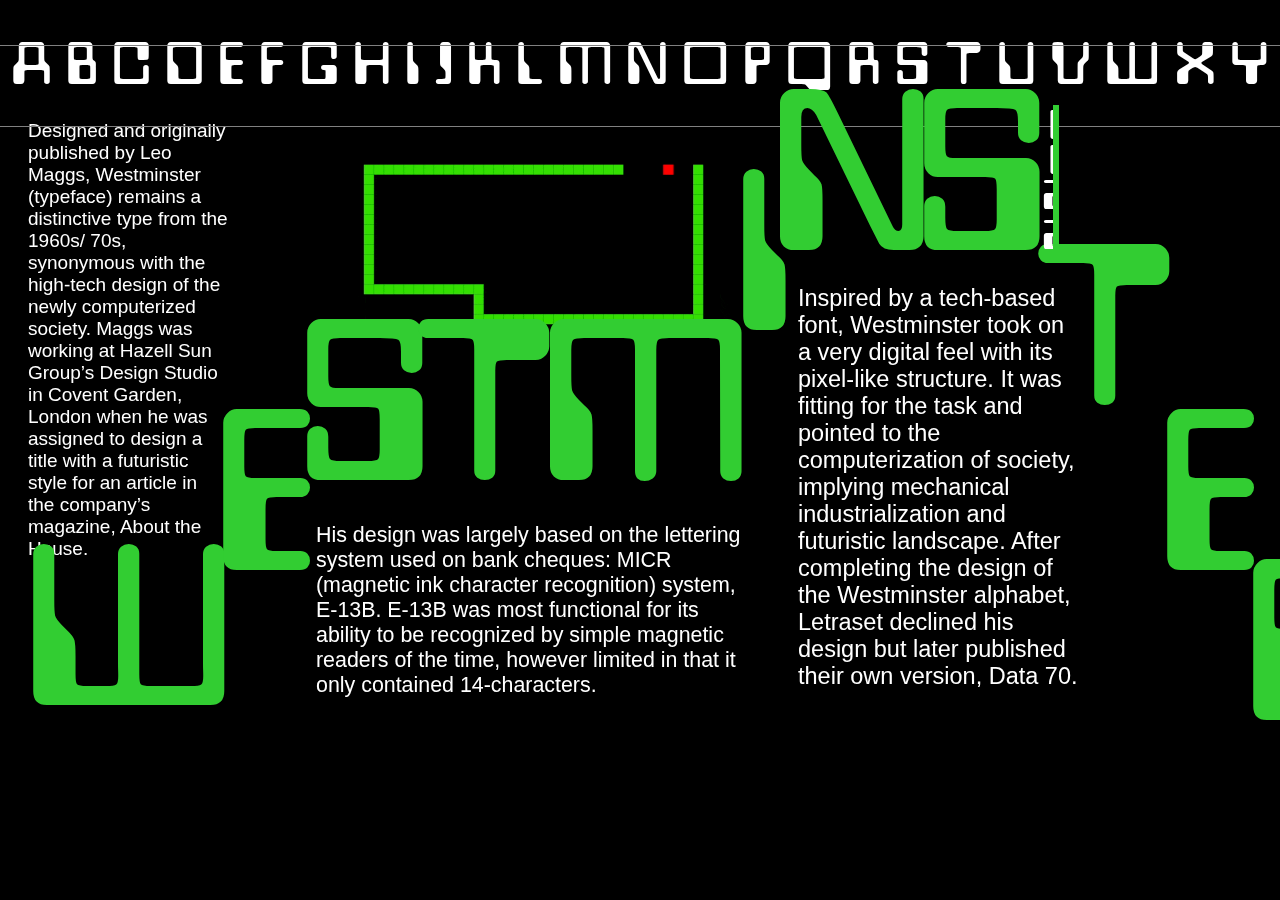
<file: project 1/index.html>
<!DOCTYPE html>
<html>
<head>
	<meta charset="utf-8">
	<meta name="viewport" content="width=device-width, initial-scale=1">
	<link rel="stylesheet" type="text/css" href="mainpage.css">
	<style type="text/css">
	

</style>

	<title>Westminster Home</title>
</head>
<body>
	<img src="snake.gif">

<div id='body1'>
	<p>
	Designed and originally published by Leo Maggs, Westminster (typeface) remains a distinctive type from the 1960s/ 70s, synonymous with the high-tech design of the newly computerized society. Maggs was working at Hazell Sun Group’s Design Studio in Covent Garden, London when he was assigned to design a title with a futuristic style for an article in the company’s magazine, About the House. 
</p>

<div id='body2'><p>
	His design was largely based on the lettering system used on bank cheques: MICR (magnetic ink character recognition) system, E-13B. E-13B was most functional for its ability to be recognized by simple magnetic readers of the time, however limited in that it only contained 14-characters. 

</p>

<div id='body3'><p>
	Inspired by a tech-based font, Westminster took on a very digital feel with its pixel-like structure. It was fitting for the task and pointed to the computerization of society, implying mechanical industrialization and futuristic landscape. After completing the design of the Westminster alphabet, Letraset declined his design but later published their own version, Data 70.

</p>

<div id= 'horizontal-line1'></div>
<div id= 'horizontal-line2'></div>



<div id="w">

	<a href="font project1.html">W<br></a>
	
</div>

<div id="e1">

	<a href="font project1.html">E<br></a>
	
</div>

<div id="s1">
	<a href="font project1.html">S</a>

<div id="t1">

	<a href="font project1.html">T<br></a>
	
</div>

<div id="m">

	<a href="font project1.html">M<br></a>
	
</div>

<div id="i">
	<a href="font project1.html">I</a>
</div>

<div id="n">

	<a href="font project1.html">N<br></a>
	
</div>

<div id="s2">
	<a href="font project1.html">S</a>

<div id="t2">

	<a href="font project1.html">T<br></a>
	
</div>

<div id="e2">

	<a href="font project1.html">E<br></a>
	
</div>

<div id="r">
	<a href="font project1.html">R</a>
</div>
<center>
<div id="alphabet">
	A B C D E F G H I J K L M
	N O P Q R S T U V W X Y Z
	
</div>
</center>


<div class="numbers3">1 2 3 4 5 6 7 8 9 10 11</div>
<div class="numbers4">12 13 14 15 16 17 18 19</div>
<div class="numbers5">20 21 22 23 24 25 26 27</div>
<div class="numbers6">28 29 30 31 32 33 34 35</div>
<div class="numbers7">36 37 38 39 40</div>




</body>
</html>
</file>
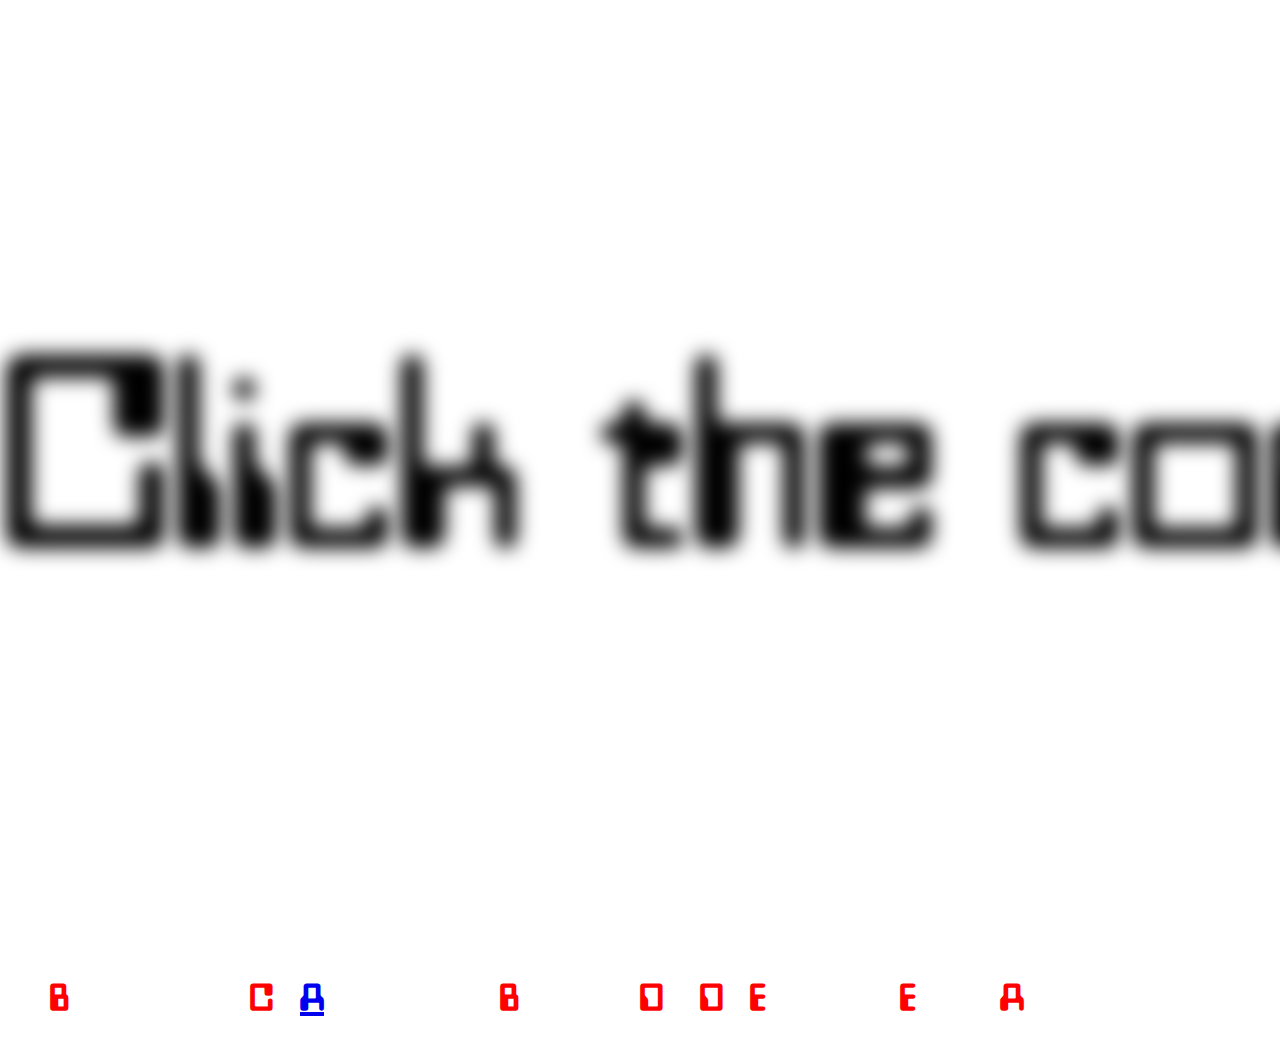
<file: project 1/colors.html>
<!DOCTYPE html>
<html>
<head>
	<meta charset="utf-8">
	<meta name="viewport" content="width=device-width, initial-scale=1">
	<link rel="stylesheet" type="text/css" href="colors.css">
	<title>Colors</title>
</head>
<body>
	<div class="container">
<div class="scrolling">
	<div id="westminster1">
	  <p> Click the correct letter to continue</p>
	
</div></div>

<div class="red1"><a href="madlibs.html">
 <p>A </p></a>
</div>

<div class="red2">
 <p>A </p>
</div>

<div class="red3">
 <p>B </p>
</div>

<div class="red4">
 <p>B</p>
</div>

<div class="red5">
 <p>C </p>
</div>

<div class="red6">
 <p>C </p>
</div>

<div class="red7">
 <p>D </p>
</div>

<div class="red8">
 <p>D </p>
</div>

<div class="red9">
 <p>E </p>
</div>

<div class="red10">
 <p>E </p>
</div>

</body>
</html>
</file>
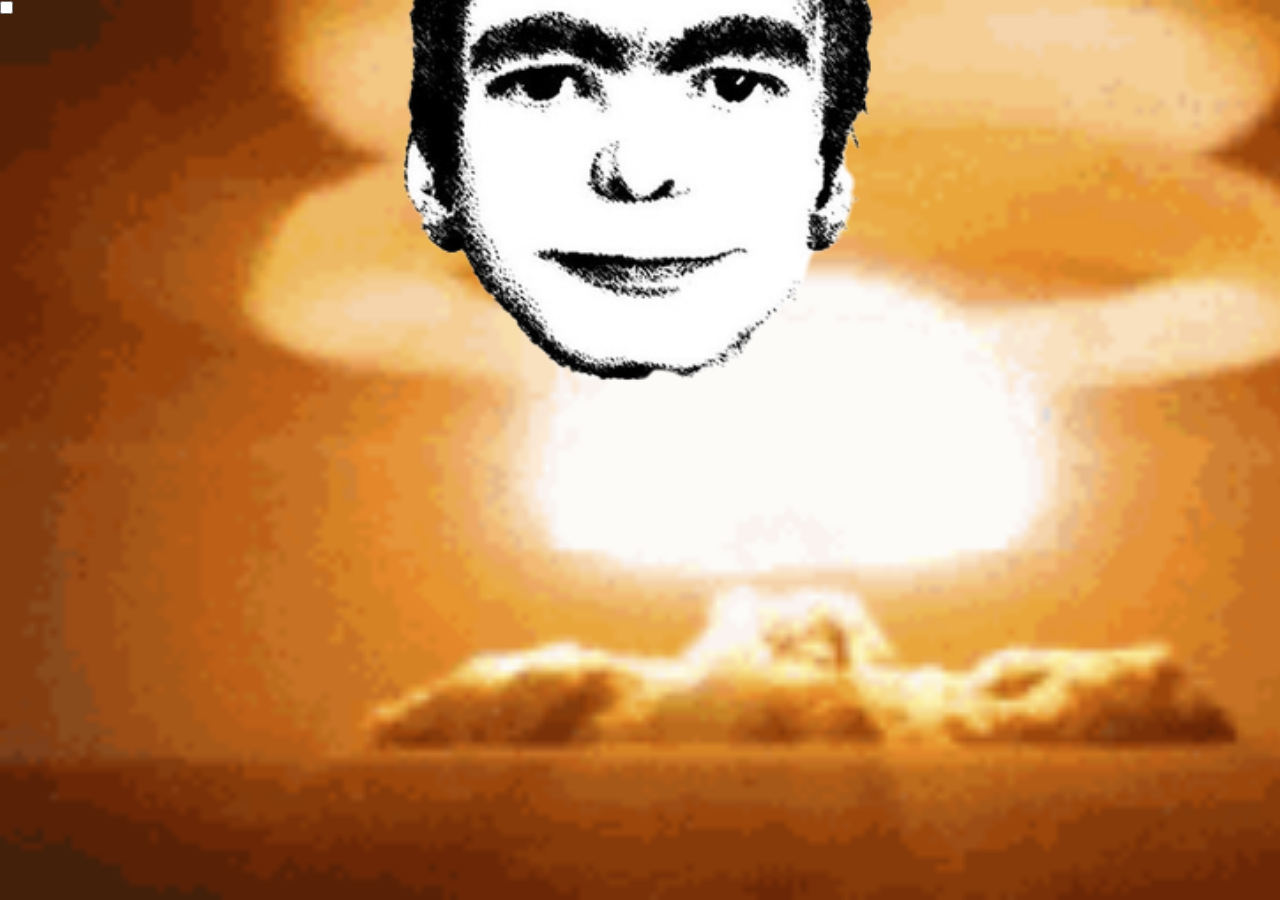
<file: project 1/explosion.html>
<!DOCTYPE html>
<html>
<head>
	<meta charset="utf-8">
	<meta name="viewport" content="width=device-width, initial-scale=1">
	<title>error</title>

	<style type="text/css">
		
		

		body {
			background-image: url(explosion.gif);
			background-size:cover;
			width:100%;
			height: 100vh;
			padding: 0;
			margin:0;}

			/* Basic Reset */
* {
  margin: 0;
  padding: 0;
  box-sizing: border-box;
}


.man {
  position: relative;
  width: 100%;
  height: 100%;

}

.floating-image {
  width: 500px; /* Adjust image size */
  height: auto;
  position: absolute;
  top: -200px; /* Start above the screen */
  left: 50%;
  transform: translateX(-50%);
  animation: floatIn 2s ease-in-out forwards;
}

/* Keyframes for the float animation */
@keyframes floatIn {
  0% {
    top: -200px; /* Start from above the screen */
    opacity: 0; /* Initially invisible */
  }
  100% {
    top: 10%; /* Move to the center */
    opacity: 1; /* Become visible */
  }
}

	</style>
</head>
<body>

<div class="man">
  <a href="index.html">
    <img src="This_Man_original_drawing.png" alt="Floating Image" class="floating-image"></a>
    <input type="checkbox" id="toggle-image" class="toggle-checkbox">

    <!-- Label acting as the clickable button -->
  



</body>
</html>
</file>
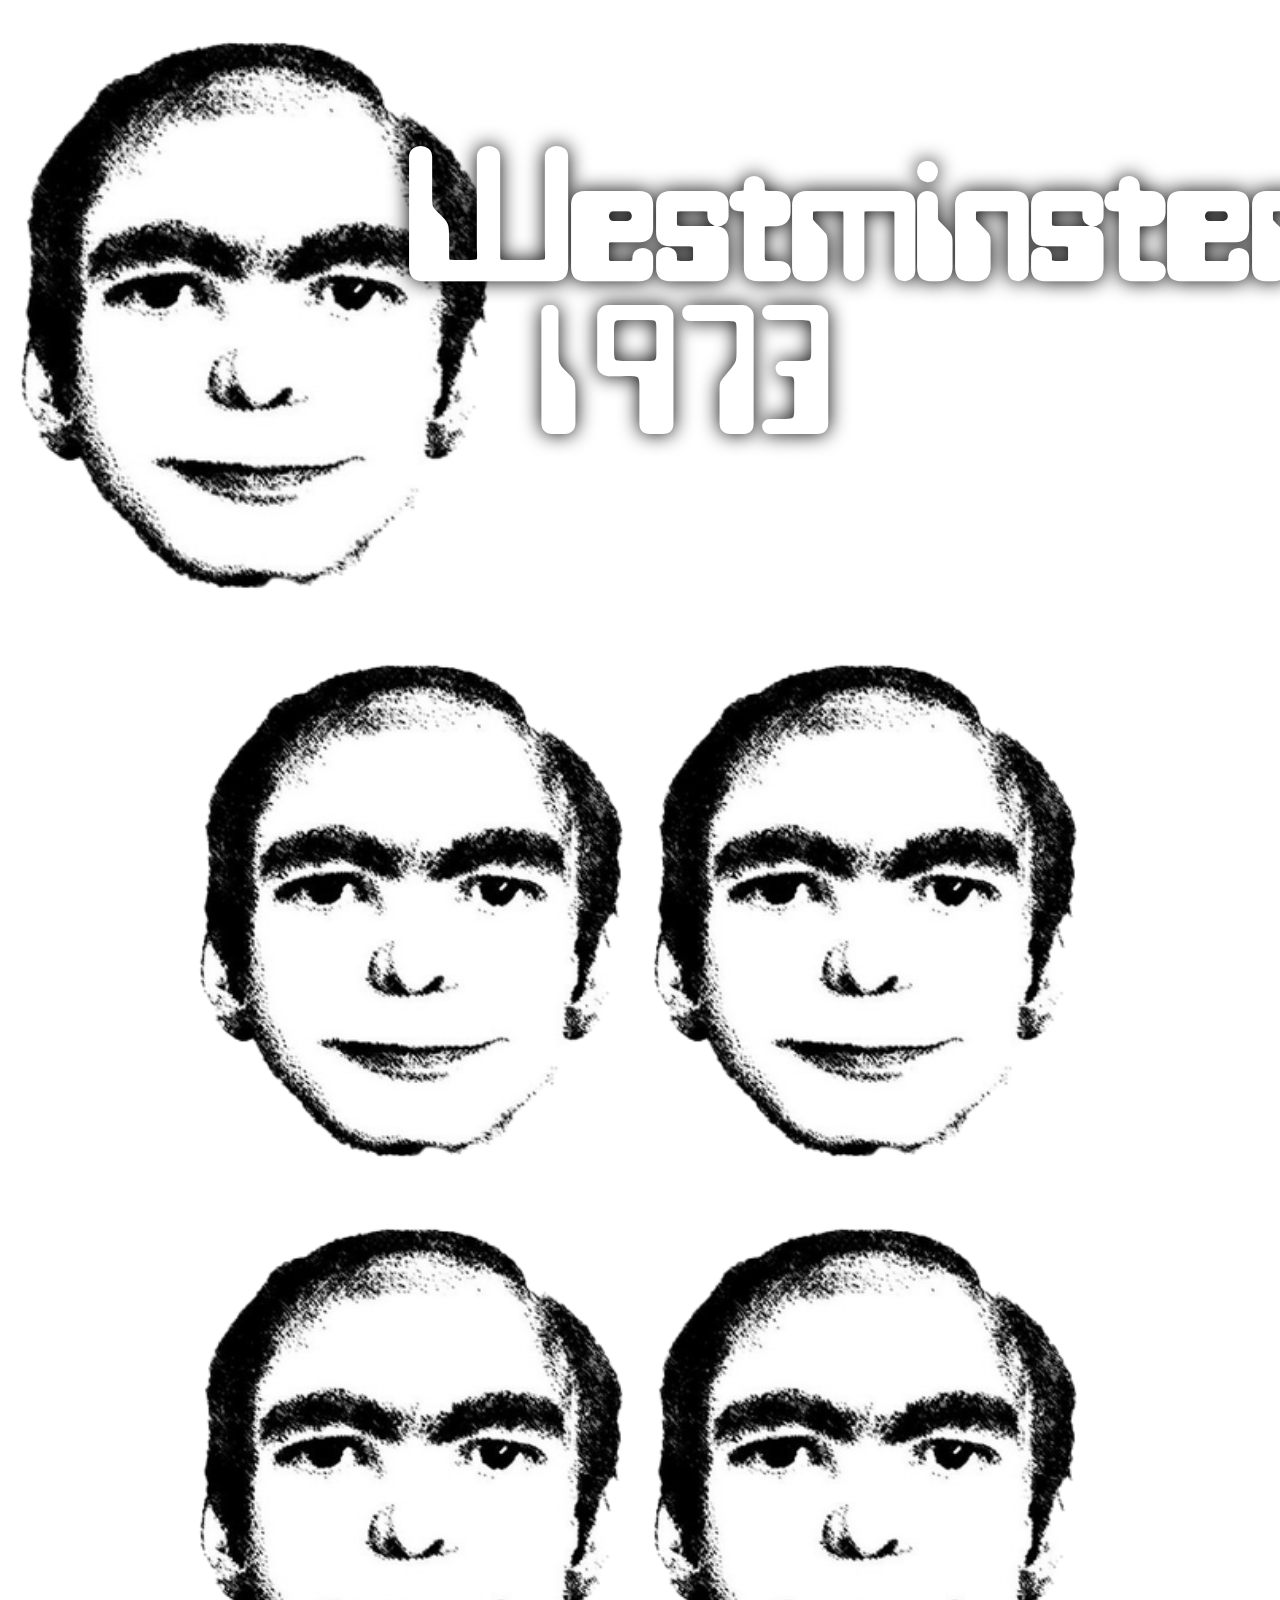
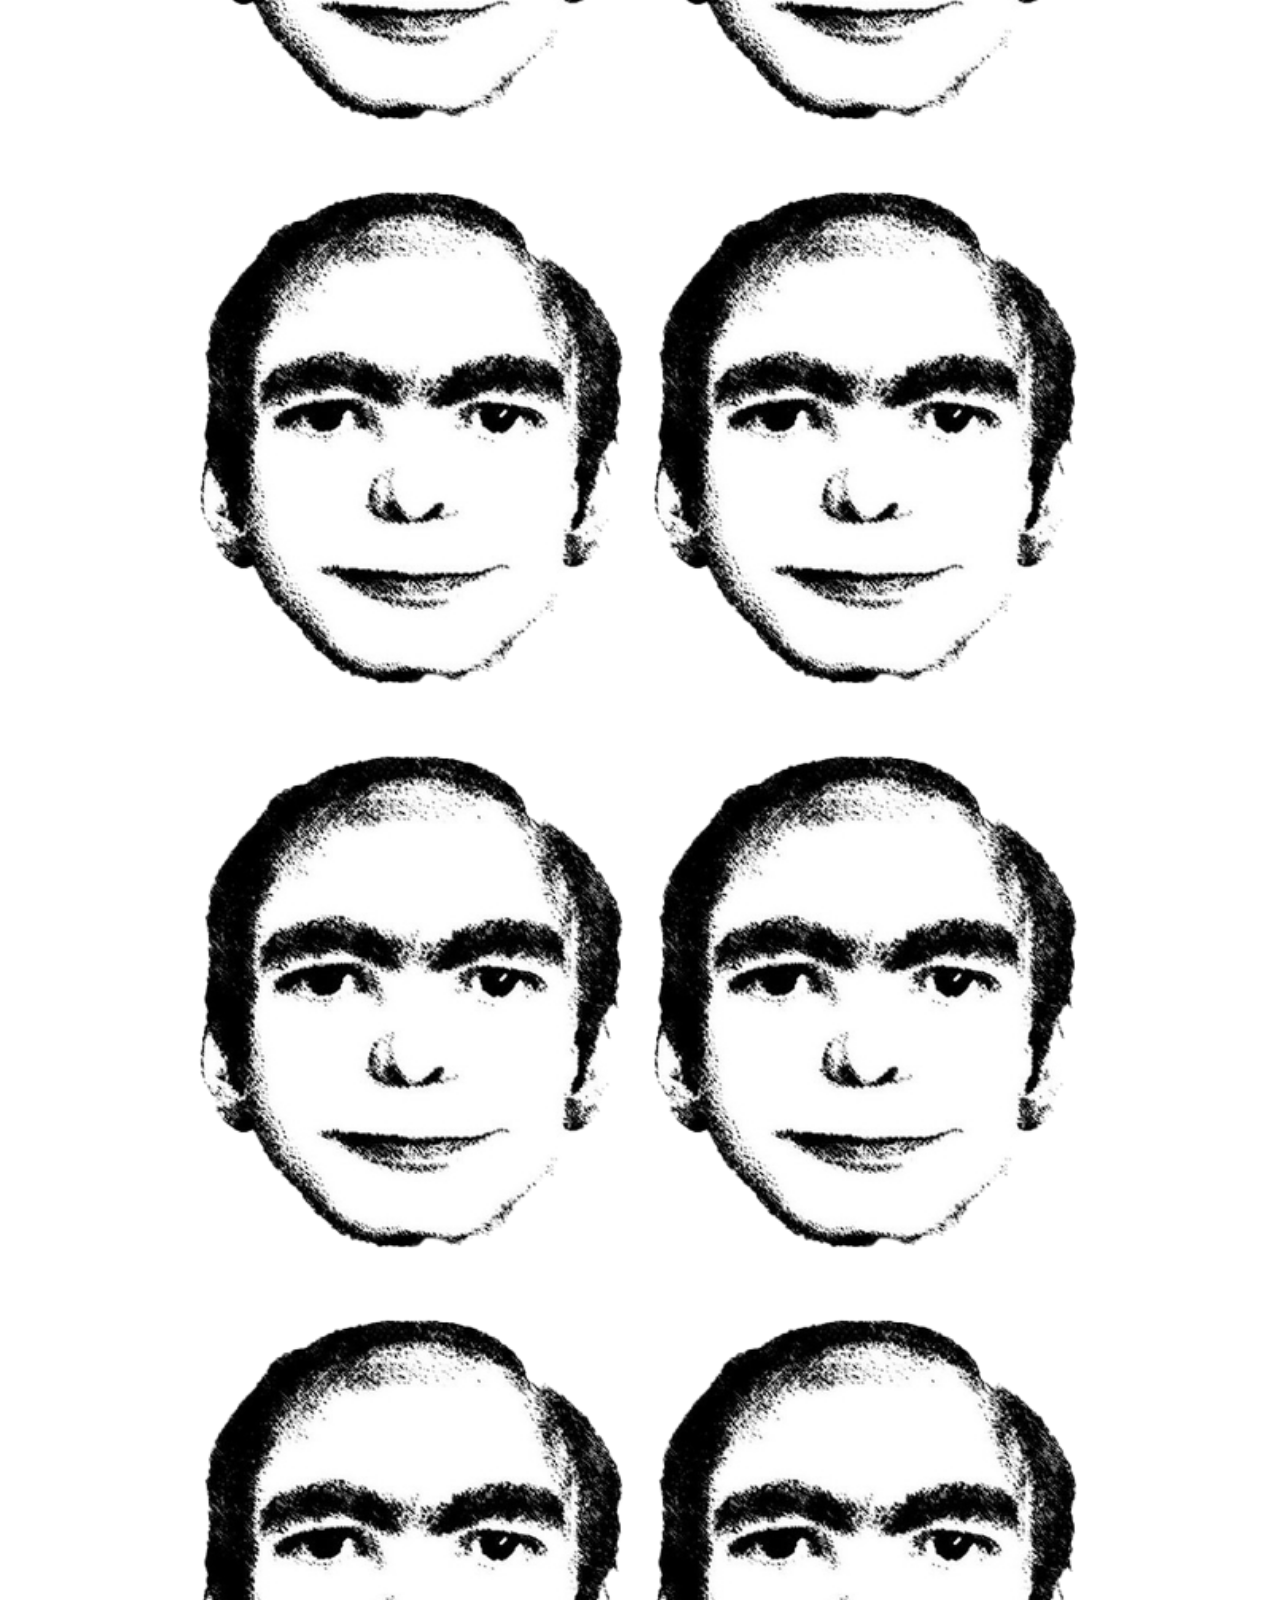
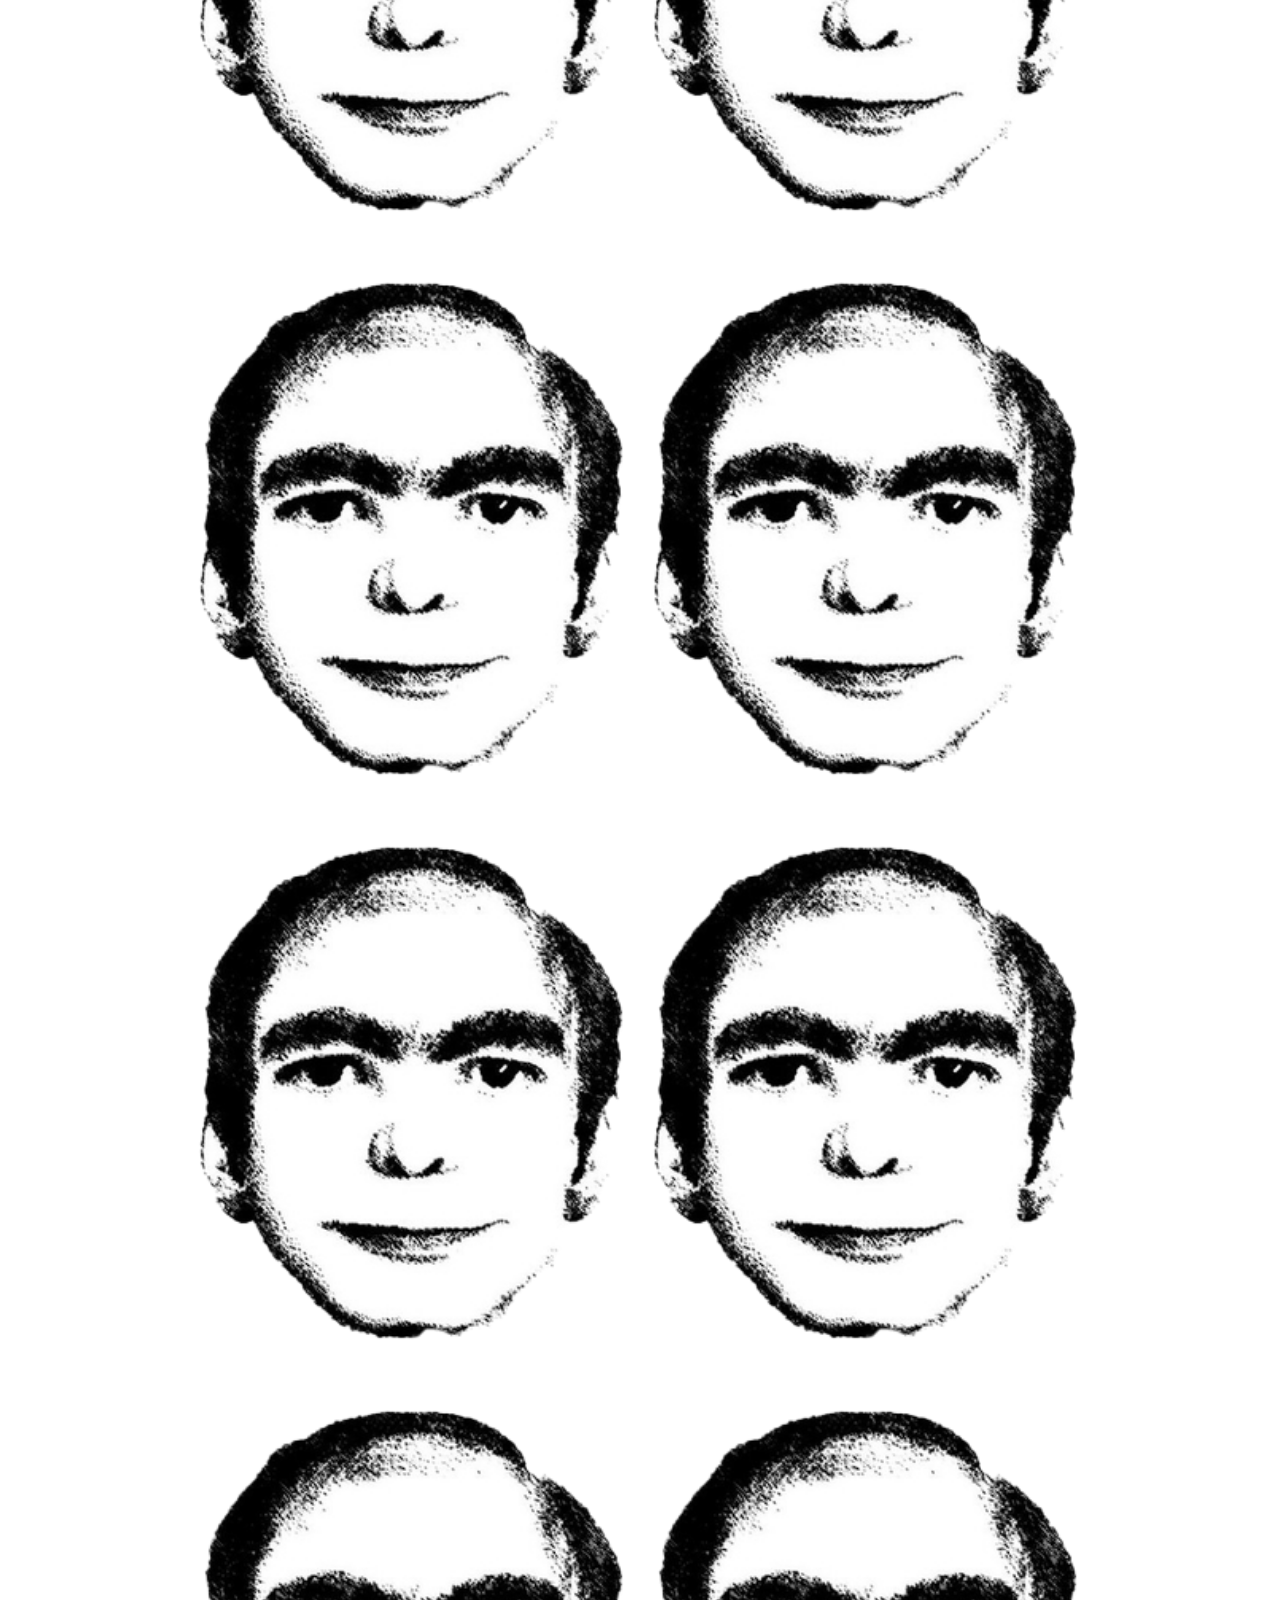
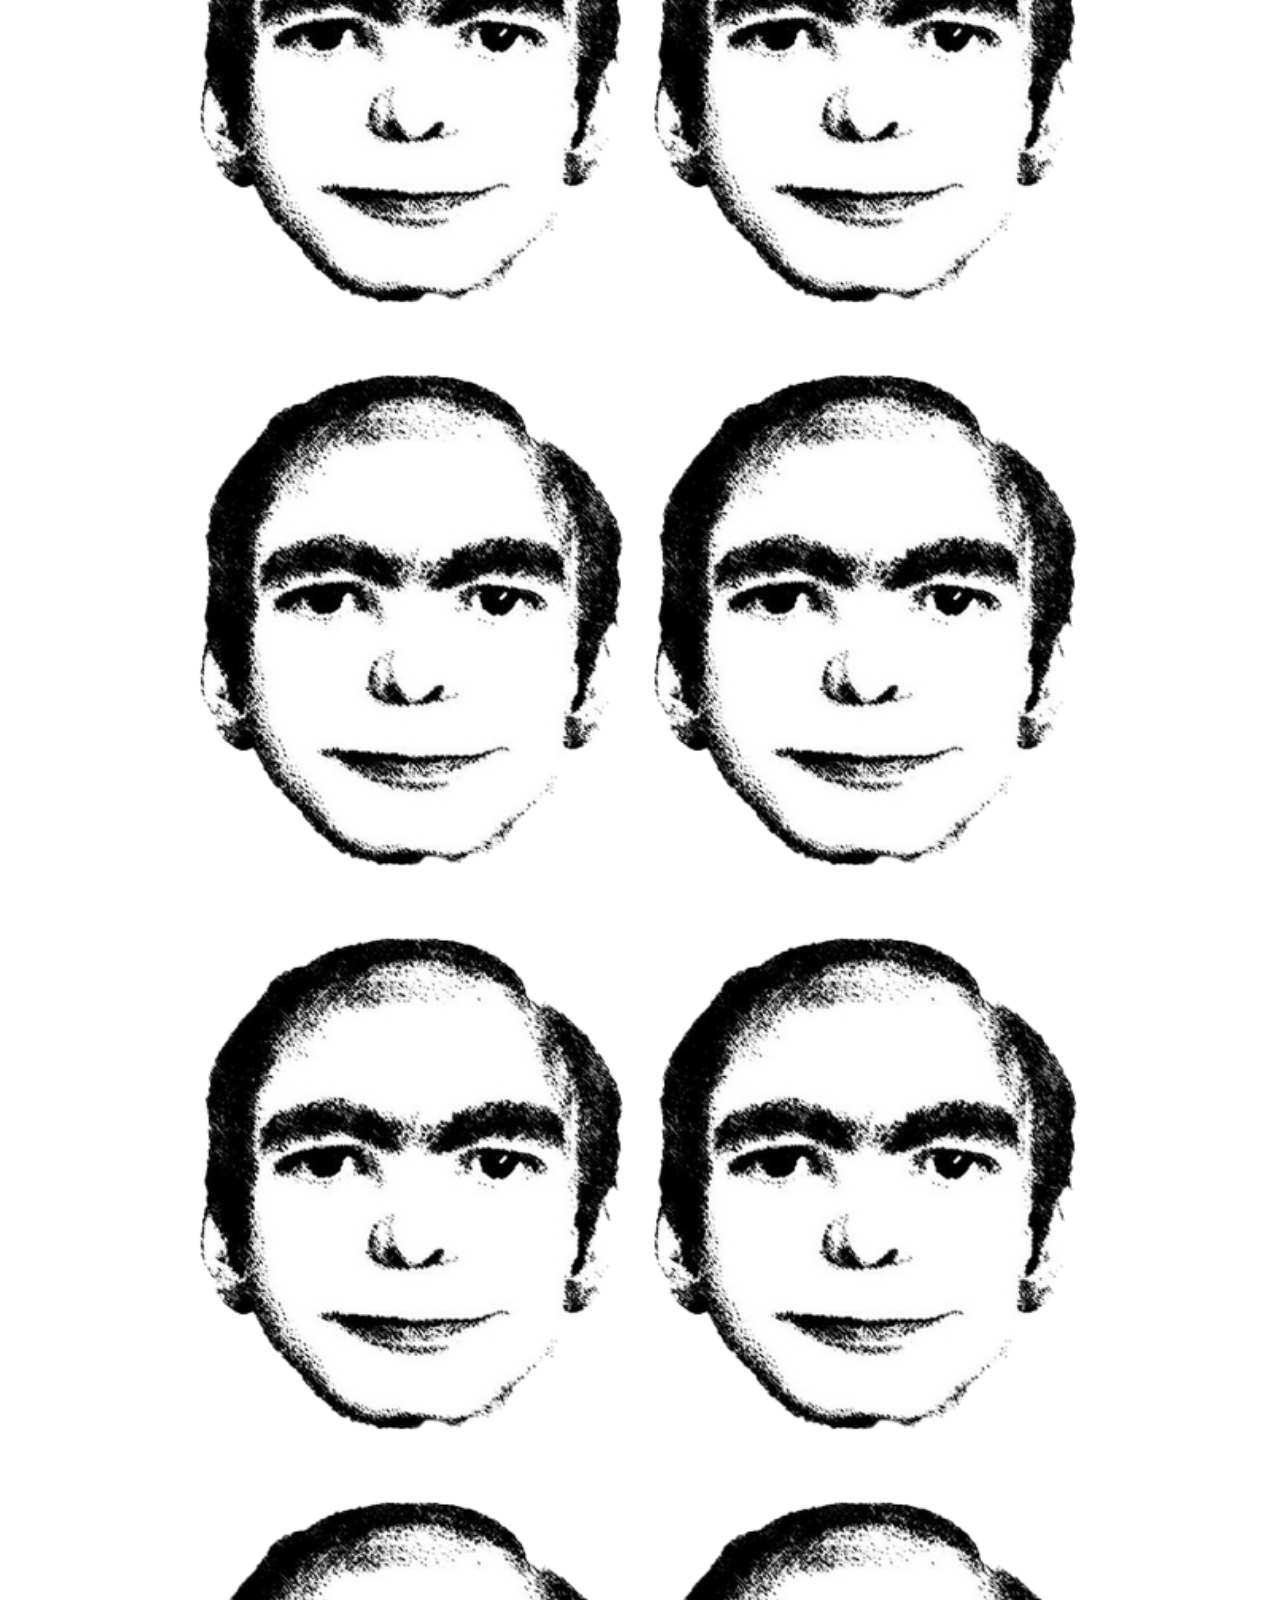
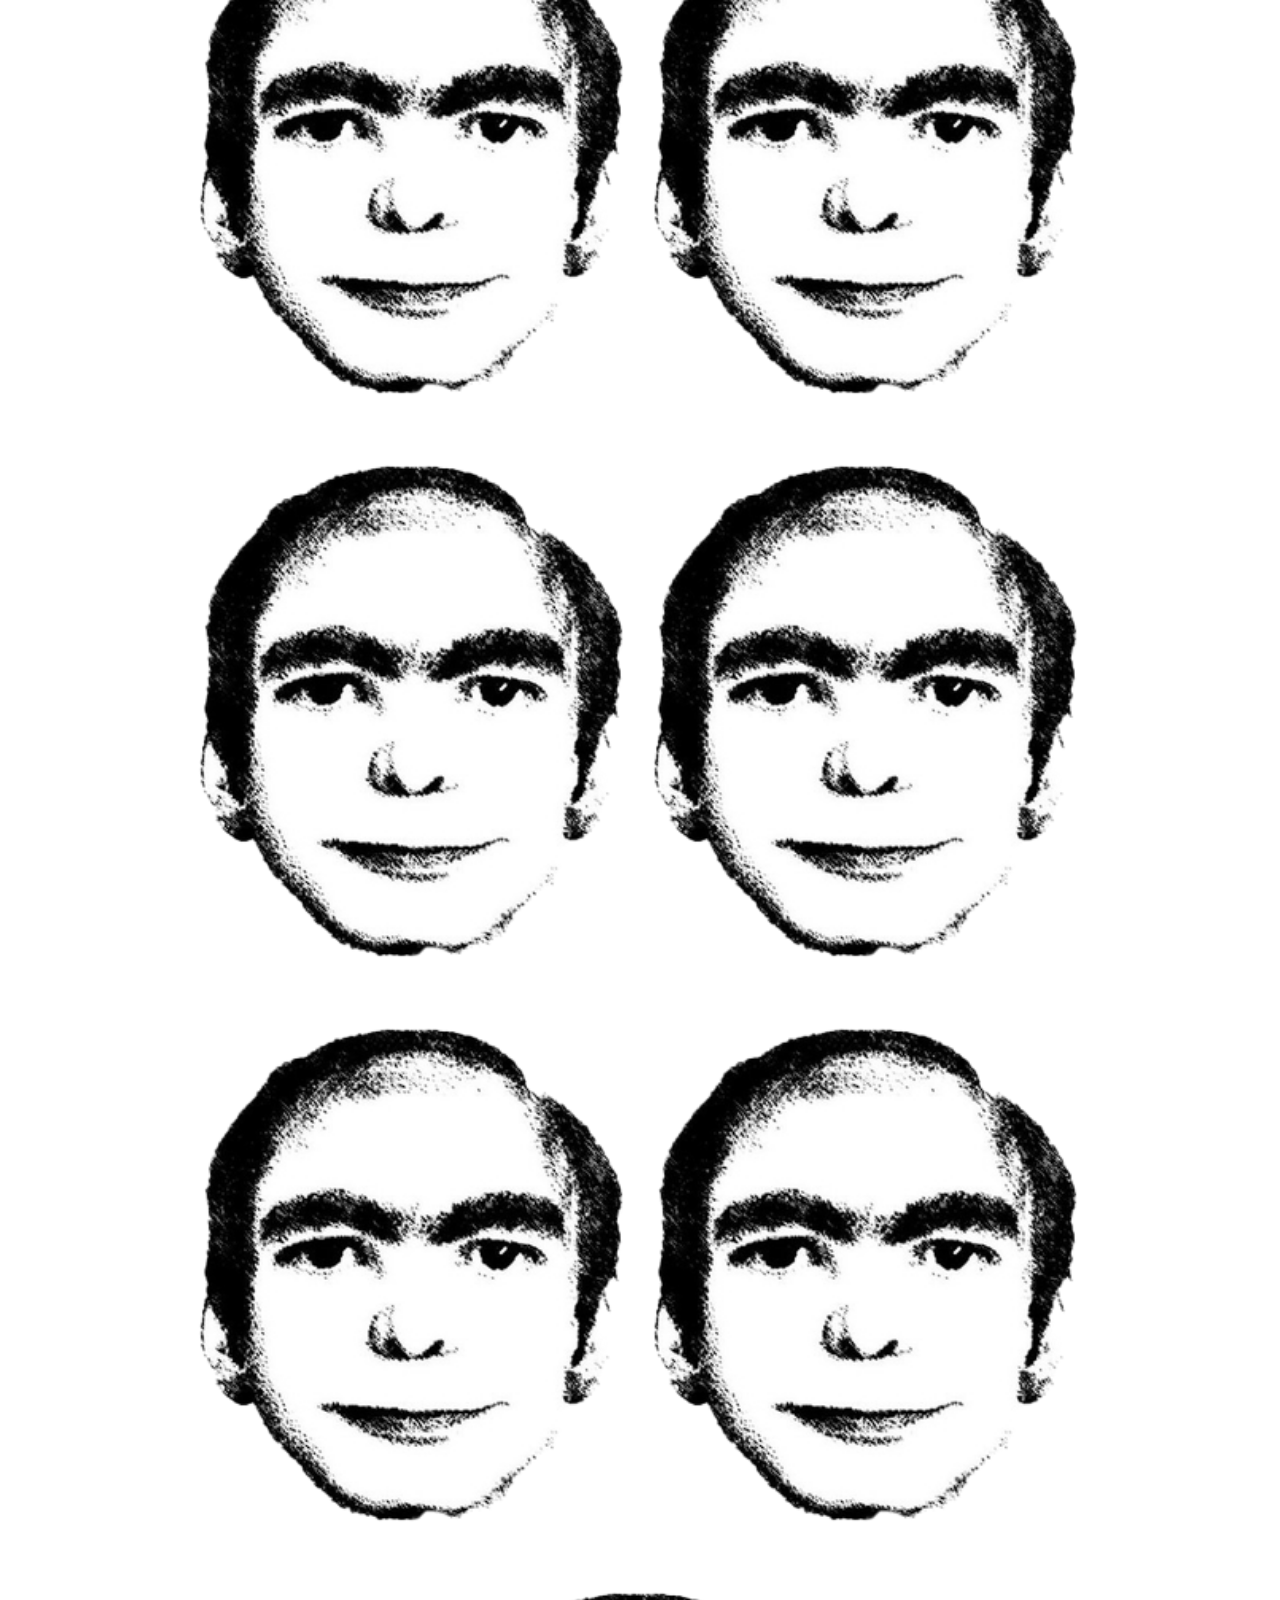
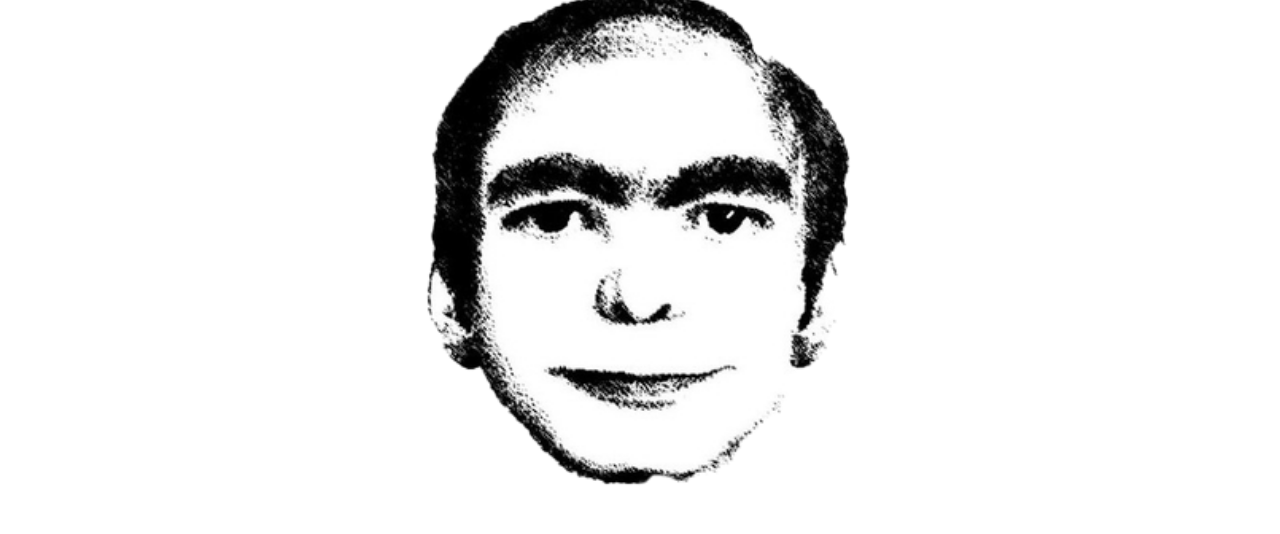
<file: project 1/font project1.html>
<!DOCTYPE html>
<html>
<head>
	<meta charset="utf-8">
	<meta name="viewport" content="width=device-width, initial-scale=1">
	<title>Westminster</title>
	<link rel="stylesheet" type="text/css" href="fontstyle.css">



 </head>
<body>
<div id="header">
	<h1>Westminster</h1>
	<a href="index.html"><img src="This_Man_original_drawing.png"></a>
	<p1>
		1973
	</p>
</div>

<div id="men">
	<center>
	<a href="explosion.html">
		<img class="man" src="This_Man_original_drawing.png"></a>

	<a href="explosion.html">
		<img class="man" src="This_Man_original_drawing.png"></a>
	<a href="colors.html">
		<img class="man" src="This_Man_original_drawing.png"></a>
	<a href="line30.html">
		<img class="man" src="This_Man_original_drawing.png"></a>
	<a href="mainman.html">
		<img class="man" src="This_Man_original_drawing.png"></a>

	<a>
		<img class="man" src="This_Man_original_drawing.png"></a>

	<a>
		<img class="man" src="This_Man_original_drawing.png"></a>

	<a>
		<img class="man" src="This_Man_original_drawing.png"></a>

	<a>
		<img class="man" src="This_Man_original_drawing.png"></a>

	<a>
		<img class="man" src="This_Man_original_drawing.png"></a>

	<a>
		<img class="man" src="This_Man_original_drawing.png"></a>

	<a>
		<img class="man" src="This_Man_original_drawing.png"></a>

	<a>
		<img class="man" src="This_Man_original_drawing.png"></a>

	<a>
		<img class="man" src="This_Man_original_drawing.png"></a>

	<a>
		<img class="man" src="This_Man_original_drawing.png"></a>

	<a>
		<img class="man" src="This_Man_original_drawing.png"></a>

	<a>
		<img class="man" src="This_Man_original_drawing.png"></a>

	<a>
		<img class="man" src="This_Man_original_drawing.png"></a>

	<a>
		<img class="man" src="This_Man_original_drawing.png"></a>

	<a>
		<img class="man" src="This_Man_original_drawing.png"></a>

	<a>
		<img class="man" src="This_Man_original_drawing.png"></a>

	<a>
		<img class="man" src="This_Man_original_drawing.png"></a>

	<a>
		<img class="man" src="This_Man_original_drawing.png"></a>

	<a>
		<img class="man" src="This_Man_original_drawing.png"></a>

	<a>
		<img class="man" src="This_Man_original_drawing.png"></a>

	<a>
		<img class="man" src="This_Man_original_drawing.png"></a>

	<a>
		<img class="man" src="This_Man_original_drawing.png"></a>
	</center>
</div>
	

</body>
</html>
</file>
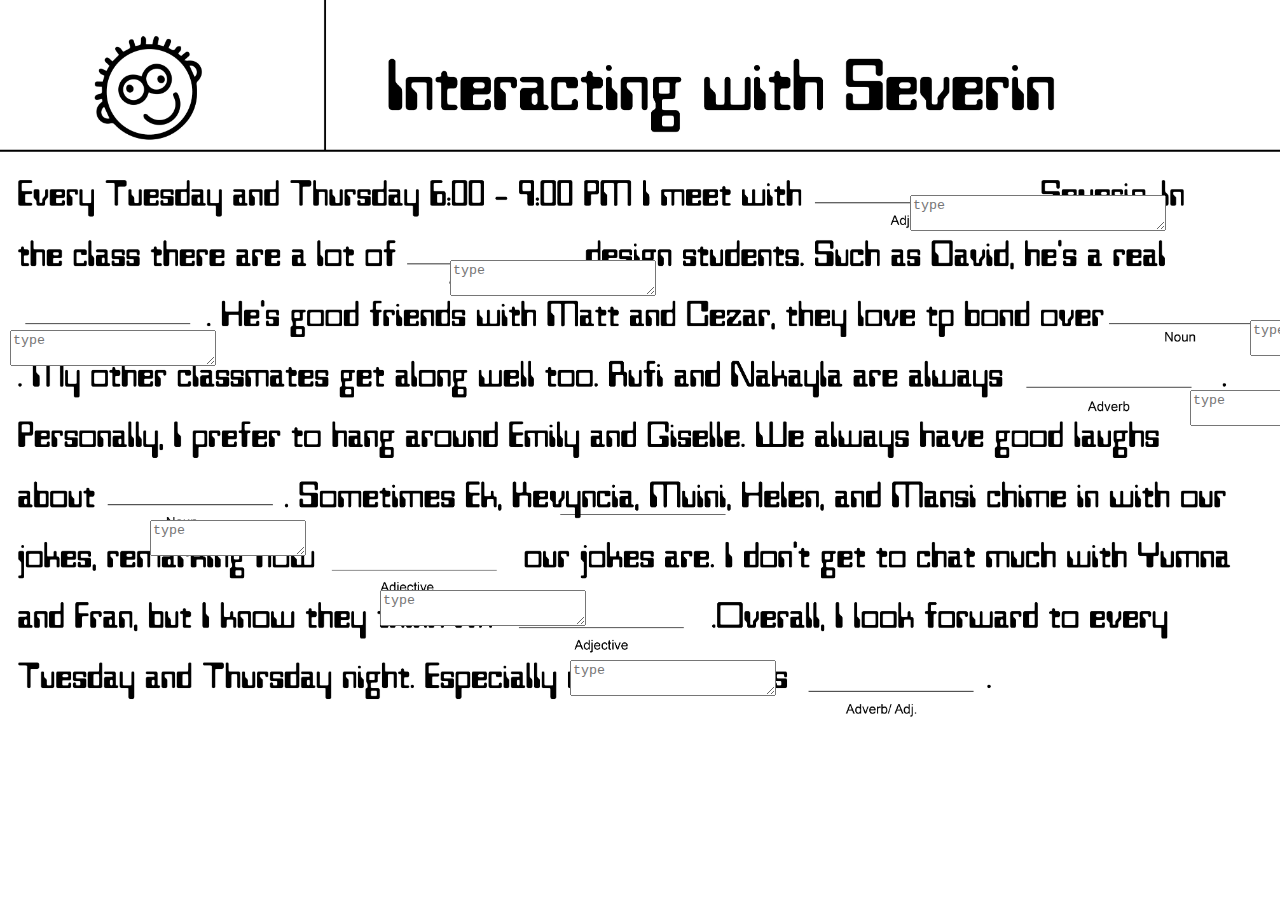
<file: project 1/madlibs.html>
<!DOCTYPE html>
<html>
<head>
	<meta charset="utf-8">
	<meta name="viewport" content="width=device-width, initial-scale=1">
	<title>madlibs</title>

	<style type="text/css">

		
		body {
			background-image: url(madlibs.jpg);
			background-size:cover;
			width:100%;
			height: 100vh;
			padding: 0;
			margin:0;}

		.box1 { width: 250px;
			font-family: westminster.woff;
			color: black;
			position: relative;
			left: 910px;
			top: 195px;

		}
		.box2 { width: 200px;
			font-family: westminster.woff;
			color: black;
			position: relative;
			left: 450px;
			top: 220px;

		}

		.box3 { width: 200px;
			font-family: westminster.woff;
			color: black;
			position: relative;
			left: 10px;
			top: 250px;

		}

		.box4 { width: 150px;
			font-family: westminster.woff;
			color: black;
			position: relative;
			left: 1250px;
			top: 200px;

		}

		.box5 { width: 200px;
			font-family: westminster.woff;
			color: black;
			position: relative;
			left: 1190px;
			top: 230px;

		}

		.box6 { width: 150px;
			font-family: westminster.woff;
			color: black;
			position: relative;
			left: 150px;
			top: 320px;

		}

		.box7 { width: 200px;
			font-family: westminster.woff;
			color: black;
			position: relative;
			left: 380px;
			top: 350px;

		}

		.box8 { width: 200px;
			font-family: westminster.woff;
			color: black;
			position: relative;
			left: 570px;
			top: 380px;

		}


	</style>
</head>
<body>
	<div id= "box1">
<textarea class= "box1" placeholder="type"></textarea>
</div>

<div id= "box2">
<textarea class= "box2" placeholder="type"></textarea>
</div>

<div id= "box3">
<textarea class= "box3" placeholder="type"></textarea>
</div>

<div id= "box4">
<textarea class= "box4" placeholder="type"></textarea>
</div>

<div id= "box5">
<textarea class= "box5" placeholder="type"></textarea>
</div>

<div id= "box6">
<textarea class= "box6" placeholder="type"></textarea>
</div>

<div id= "box7">
<textarea class= "box7" placeholder="type"></textarea>
</div>

<div id= "box8">
<textarea class= "box8" placeholder="type"></textarea>
</div>

</body>
</html>
</file>
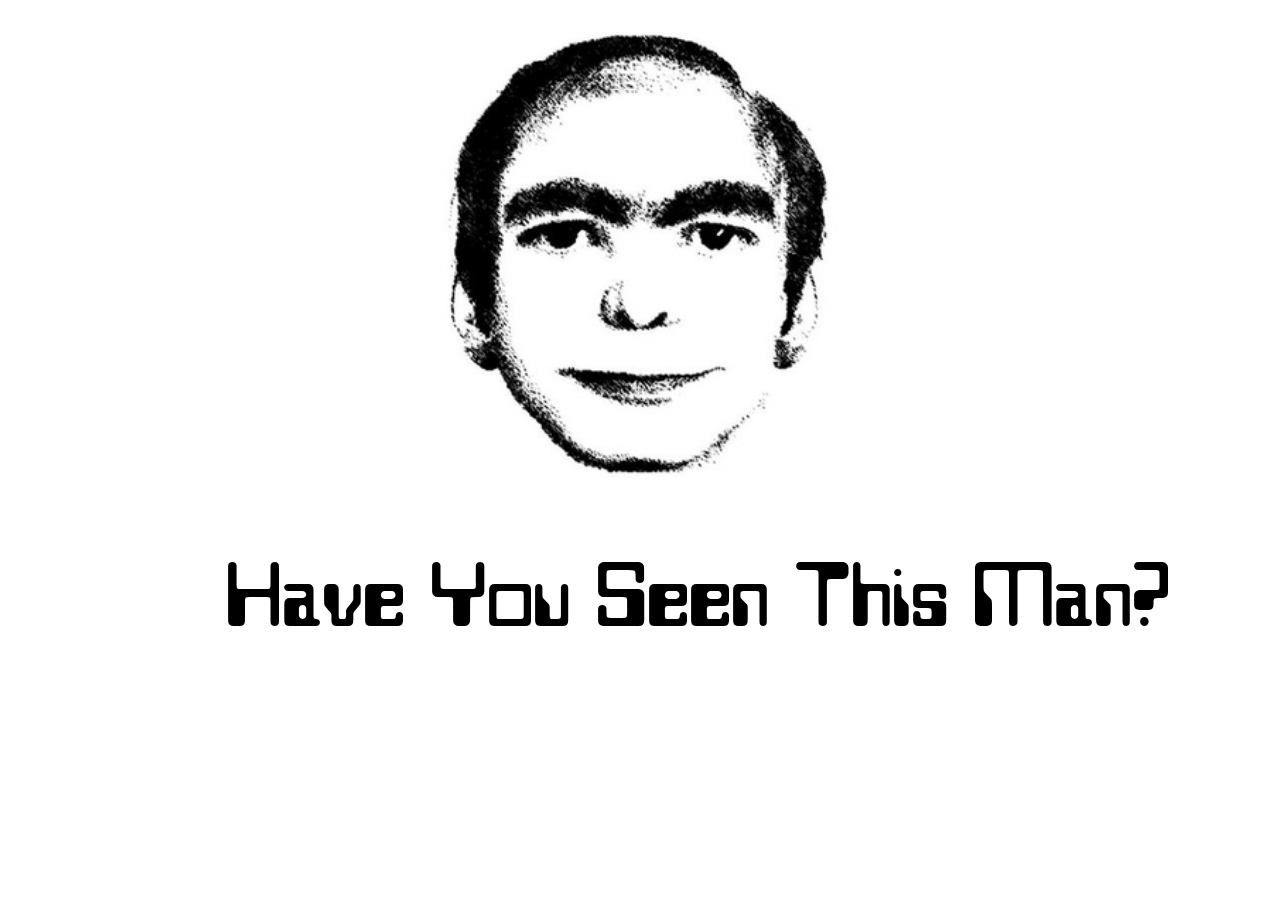
<file: project 1/mainman.html>
<!DOCTYPE html>
<html>
<head>
	<meta charset="utf-8">
	<meta name="viewport" content="width=device-width, initial-scale=1">
	<link rel="stylesheet" type="text/css" href="mainman.css">
	<title>have you seen him</title>
</head>
<body>

<center><img src="This_Man_original_drawing.jpg">
<p> Have You Seen This Man? </p>
</center>

<audio src="The_killer.mp3" autoplay></audio>

</body>
</html>
</file>
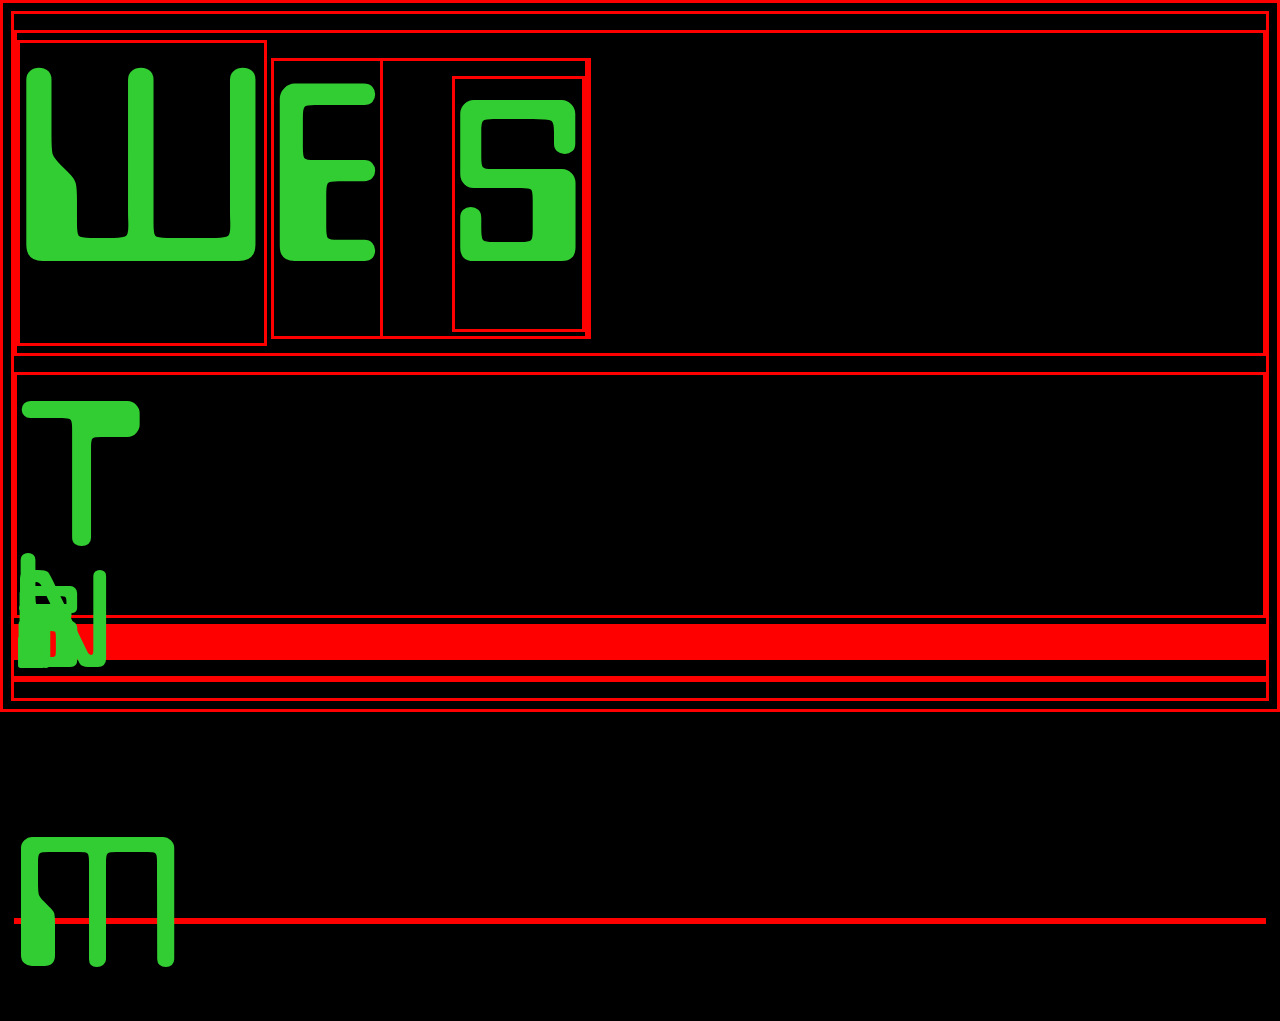
<file: project 1/site8.html>
<!DOCTYPE html>
<html>
<head>
	<meta charset="utf-8">
	<meta name="viewport" content="width=device-width, initial-scale=1">
	<link rel="stylesheet" type="text/css" href="site8.css">
	<title>font-face</title>
</head>
<body>


<!--
<div id="W"> W </div>
<div id= "E1"> E </div>
<div id = "S1"> S </div>
<div id="T1"> T </div>
<div id="M"> M </div>
<div id="I"> I </div>
<div id="N"> N </div>
<div id="S2"> S </div>
<div id="T2"> T </div>
<div id="E2"> E </div>
<div id="R"> R </div> -->



<p>
<span id="W">W</span>
<span id= "E1">E<span>
<span id = "S1">S</span>
<div id="T1"> T </div>
<div id="M"> M </div>
<div id="I"> I </div>
<div id="N"> N </div>
<div id="S2"> S </div>
<div id="T2"> T </div>
<div id="E2"> E </div>
<div id="R"> R </div>
</p>

</body>
</html>
</file>
<file: project 1/mainpage.css>
@font-face {
    font-family: 'westminster.woff';
    src:  url('fonts 8/westminster.woff') format('woff');
    font-weight: normal;
    font-style: normal;

}

img {
	margin-left: 350px;
	position: fixed;
	top: 105px;
	width: 400px;
}

#horizontal-line1 {
	position:fixed;
	top: 5%;
	left: 0%;
	width: 100%;
	height:1px;
	background-color: grey;}


#horizontal-line2 {
	position:fixed;
	top: 14%;
	left: 0%;
	width: 100%;
	height:1px;
	background-color: grey;
}

#alphabet {
color: white;
vertical-align: top;
margin-top: 35px;
font-family: 'westminster.woff';
font-size: 65px;

}

body {
	background-color: black;
}

#body1 p {
font-family: sans-serif;
position: fixed;
top:90px;
text-align: justify-all;
font-size: 19px;
}

#body1 p {
	margin-top: 30px;
	text-decoration: none;
	color: white;
	margin-left: 20px;
	width: 200px;
	}

#body2 p {
font-family: sans-serif;
position: fixed;
top:493px;
text-align: justify-all;
font-size: 21.4px;
}

#body2 p {
	margin-top: 30px;
	text-decoration: none;
	color: white;
	margin-left: 308px;
	width: 425px;
	}

#body3 p {
font-family: sans-serif;
position: fixed;
top:255px;
text-align: justify-all;
font-size: 23.5px;
}

#body3 p {
	margin-top: 30px;
	text-decoration: none;
	color: white;
	margin-left: 790px;
	width: 280px;
	}


#w a {
	position: fixed;
    font-family: 'westminster.woff';
	font-size: 250px;
	top: 485px;
}

#e1 a {
	position: fixed;
    font-family: 'westminster.woff';
	font-size: 250px;
	top: 350px;
}



#s1 a {
position: fixed;
    font-family: 'westminster.woff';
	font-size: 250px;
	top: 260px;
}

#t1 a {
position: fixed;
    font-family: 'westminster.woff';
	font-size: 250px;
	top: 260px;
}

#m a {
	position: fixed;
    font-family: 'westminster.woff';
	font-size: 250px;
	top: 260px;
}

#i a {
	position: fixed;
    font-family: 'westminster.woff';
	font-size: 250px;
	top: 110px;
}



#n a {
position: fixed;
    font-family: 'westminster.woff';
	font-size: 250px;
	top: 30px;
}

#s2 a {
position: fixed;
    font-family: 'westminster.woff';
	font-size: 250px;
	top: 30px;
}

#t2 a {
	position: fixed;
    font-family: 'westminster.woff';
	font-size: 250px;
	top: 185px;
}

#e2 a {
	position: fixed;
    font-family: 'westminster.woff';
	font-size: 250px;
	top: 350px;
}



#r a {
	position: fixed;
    font-family: 'westminster.woff';
	font-size: 250px;
	top: 500px;
}






	#w a {
	margin-top: 30px;
	text-decoration: none;
	color: limegreen;
	margin-left: 20px;
	}

	#e1 a {
		margin-top: 30px;
	text-decoration: none;
	color: limegreen;
	margin-left: 210px;
	}



	#s1 a {
	position: fixed;
	    margin-top: 30px;
	text-decoration: none;
	color: limegreen;
	margin-left: 294px;
	}

	#t1 a {
	margin-top: 30px;
	text-decoration: none;
	color: limegreen;
	margin-left: 405px;
	}

	#m a {
		margin-top: 30px;
	text-decoration: none;
	color: limegreen;
	margin-left: 537px;
	}

	#i a {
		margin-top: 30px;
	text-decoration: none;
	color: limegreen;
	margin-left:730px;
	}



	#n a {
	position: fixed;
	    margin-top: 30px;
	text-decoration: none;
	color: limegreen;
	margin-left: 767px;
	}

	#s2 a {
	position: fixed;
	    fmargin-top: 30px;
	text-decoration: none;
	color: limegreen;
	margin-left: 911px;
	}

	#t2 a {
		margin-top: 30px;
	text-decoration: none;
	color: limegreen;
	margin-left: 1025px;
	}

	#e2 a {
		margin-top: 30px;
	text-decoration: none;
	color: limegreen;
	margin-left: 1154px;
	}



	#r a {
		margin-top: 30px;
	text-decoration: none;
	color: limegreen;
	margin-left: 1240px;
	}


.numbers3 {
  overflow: hidden; /* Ensures the content is not revealed until the animation */
  border-right: .15em solid limegreen; /* The typwriter cursor */
  white-space: nowrap; /* Keeps the content on a single line */
  /*margin: 0 auto; /* Gives that scrolling effect as the typing happens */
  /*letter-spacing: .15em; /* Adjust as needed */
    color: white;
    margin-top: 30px;
	text-decoration: none;
	margin-left: 1240px;
	position: fixed;
    font-family: 'westminster.woff';
	font-size: 45px;
	top: 75px;
	text-align: justify-all;
	margin-left: 1035px;
	width: 10px;
	transition: 45s;
	animation: typing 4s steps(40) 1s infinite, blink 0.75s step-end infinite;

}


.numbers4 {
  overflow: hidden; /* Ensures the content is not revealed until the animation */
  border-right: .15em solid limegreen; /* The typwriter cursor */
  white-space: nowrap; /* Keeps the content on a single line */
  /*margin: 0 auto; /* Gives that scrolling effect as the typing happens */
  /*letter-spacing: .15em; /* Adjust as needed */
  animation: 
    typing 3.5s steps(40, end),
    blink-caret .75s step-end infinite;
    color: white;
    margin-top: 30px;
	text-decoration: none;
	margin-left: 1240px;
	position: fixed;
    font-family: 'westminster.woff';
	font-size: 45px;
	top: 110px;
	text-align: justify-all;
	margin-left: 1035px;
	width: 10px;
	transition: 45s;
	animation: typing 4s steps(40) 3s infinite, blink 0.75s step-end infinite;
	animation-delay: 2s;

}


.numbers5 {
  overflow: hidden; /* Ensures the content is not revealed until the animation */
  border-right: .15em solid limegreen; /* The typwriter cursor */
  white-space: nowrap; /* Keeps the content on a single line */
  /*margin: 0 auto; /* Gives that scrolling effect as the typing happens */
  /*letter-spacing: .15em; /* Adjust as needed */
  animation: 
    typing 3.5s steps(40, end),
    blink-caret .75s step-end infinite;
    color: white;
    margin-top: 30px;
	text-decoration: none;
	margin-left: 1240px;
	position: fixed;
    font-family: 'westminster.woff';
	font-size: 45px;
	top: 145px;
	text-align: justify-all;
	margin-left: 1035px;
	width: 10px;
	transition: 45s;
	animation: typing 4s steps(40) 4s infinite, blink 0.75s step-end infinite;
	animation-delay: 3s;
}


.numbers6 {
  overflow: hidden; /* Ensures the content is not revealed until the animation */
  border-right: .15em solid limegreen; /* The typwriter cursor */
  white-space: nowrap; /* Keeps the content on a single line */
  /*margin: 0 auto; /* Gives that scrolling effect as the typing happens */
  /*letter-spacing: .15em; /* Adjust as needed */
  animation: 
    typing 3.5s steps(40, end),
    blink-caret .75s step-end infinite;
    color: white;
    margin-top: 30px;
	text-decoration: none;
	margin-left: 1240px;
	position: fixed;
    font-family: 'westminster.woff';
	font-size: 45px;
	top: 185px;
	text-align: justify-all;
	margin-left: 1035px;
	width: 10px;
	transition: 45s;
	animation: typing 4s steps(40) 5s infinite, blink 0.75s step-end infinite;
	animation-delay: 4s;
}




/* The typing effect */
@keyframes typing {
  from { width: 0 }
  to { width: 100% }
}

/* The typewriter cursor effect */
@keyframes blink-caret {
  from, to { border-color: transparent }
  50% { border-color: limegreen; }

}
margin-left: 1025px;

.numbers7 {
  overflow: hidden; /* Ensures the content is not revealed until the animation */
  border-right: .15em solid limegreen; /* The typwriter cursor */
  white-space: nowrap; /* Keeps the content on a single line */
  /*margin: 0 auto; /* Gives that scrolling effect as the typing happens */
  /*letter-spacing: .15em; /* Adjust as needed */
  animation: 
    typing 3.5s steps(40, end),
    blink-caret .75s step-end infinite;
    color: white;
    margin-top: 30px;
	text-decoration: none;
	margin-left: 1240px;
	position: fixed;
    font-family: 'westminster.woff';
	font-size: 45px;
	top: 225px;
	text-align: justify-all;
	margin-left: 1200px;
	width: 10px;
	transition: 45s;
	animation: typing 4s steps(40) 5s infinite, blink 0.75s step-end infinite;
	animation-delay: 4s;
}
</file>
<file: project 1/colors.css>
@font-face {
    font-family: 'westminster.woff';
    src:  url('fonts 8/westminster.woff') format('woff');
    font-weight: normal;
    font-style: normal;

}

body {background-color: white;
    margin: 0;
    overflow: hidden;
     margin: 0;
    padding: 0;
    height: 100vh;
    display: flex;
    justify-content: center;
    align-items: center;
    overflow: hidden;
}





#westminster1 {
font-family: 'westminster.woff';
font-size: 300px;
vertical-align: top;
margin-top: 50px;
color: transparent;
text-shadow: rgba(0, 0, 0, 1.0)0px 0px 20px;
z-index: 10;
}


.container {
    width: 100%; /* Full width */
    overflow: hidden; /* Hide overflow content */
}

.scrolling {
    display: flex;
    animation: scroll 10s linear infinite; /* Adjust speed as needed */
}

.scrolling {
    width: 6000px; /* Adjust the image width */
    margin-top: 10px; /* Space between images */
}

/* Keyframes to create continuous scroll animation */
@keyframes scroll {
    0% {
        transform: translateX(0);
    }
    100% {
        transform: translateX(-100%); /* Move images to the left */
    }
}

.red1 {
    font-size: 40px;
    font-weight: bold;
    font-family: "westminster.woff";
    color: rgb(255, 0, 0 / 1.0);
    animation: fall 3s linear infinite;
    position: absolute;
    white-space: nowrap;
    margin-left: 300px;
}

.red2 {
    font-size: 40px;
    font-weight: bold;
    font-family: "westminster.woff";
    color: red;
    animation: fall 5s linear infinite;
    position: absolute;
    white-space: nowrap;
    margin-left: 1000px;
}

.red3 {
    font-size: 40px;
    font-weight: bold;
    font-family: "westminster.woff";
    color: red;
    animation: fall 6s linear infinite;
    position: absolute;
    white-space: nowrap;
    margin-left: 500px;
}

.red4 {
    font-size: 40px;
    font-weight: bold;
    font-family: "westminster.woff";
    color: red;
    animation: fall 3s linear infinite;
    position: absolute;
    white-space: nowrap;
    margin-left: 50px;
}

.red5 {
    font-size: 40px;
    font-weight: bold;
    font-family: "westminster.woff";
    color: red;
    animation: fall 7s linear infinite;
    position: absolute;
    white-space: nowrap;
    margin-left: 1400px;
}

.red6 {
    font-size: 40px;
    font-weight: bold;
    font-family: "westminster.woff";
    color: red;
    animation: fall 3s linear infinite;
    position: absolute;
    white-space: nowrap;
    margin-left: 250px;
}


.red7 {
    font-size: 40px;
    font-weight: bold;
    font-family: "westminster.woff";
    color: red;
    animation: fall 5s linear infinite;
    position: absolute;
    white-space: nowrap;
    margin-left: 700px;
}

.red8 {
    font-size: 40px;
    font-weight: bold;
    font-family: "westminster.woff";
    color: red;
    animation: fall 9s linear infinite;
    position: absolute;
    white-space: nowrap;
    margin-left: 640px;
}

.red9 {
    font-size: 40px;
    font-weight: bold;
    font-family: "westminster.woff";
    color: red;
    animation: fall 4s linear infinite;
    position: absolute;
    white-space: nowrap;
    margin-left: 750px;
}

.red10 {
    font-size: 40px;
    font-weight: bold;
    font-family: "westminster.woff";
    color: red;
    animation: fall 8s linear infinite;
    position: absolute;
    white-space: nowrap;
    margin-left: 900px;
}






@keyframes fall {
    0% {
        top: -50px; /* Start above the screen */
        opacity: 0; /* Start as invisible */
    }
    50% {
        top: 50vh; /* Middle of the viewport */
        opacity: 1; /* Text is fully visible */
    }
    100% {
        top: 100vh; /* Move text below the screen */
        opacity: 0; /* Fade out */
    }
}
</file>
<file: project 1/fontstyle.css>
body {
	background-color: white;

}

#header {
	position: relative;
}

h1 {

	font-size: 200px;
	position: absolute;
	left: 400px;
	top: -15px;
	font-family:'westminster';
	color: white;
	text-shadow: rgba(0, 0, 0, 1.0)0px 0px 20px;
}


p1 {
	font-size: 200px;
	position: absolute;
	top: 275px;
	font-family:'westminster';
	text-shadow: rgba(0, 0, 0, 1.0)0px 0px 20px;
	color: white;
}


@font-face {
    font-family: 'westminster';
    src:  url('font 1/westminster/westminster.woff') format('woff');
    font-weight: normal;
    font-style: normal;

}

img {
width: 500px;
}

.man {
	width: 450px;
}

#men { 
	width: 100%;
	display: flex;
	flex-direction: row;
	flex-wrap: wrap;
	gap: 0en;
	
}

.man:hover {
	transform: rotate(360deg);
	transition-duration: 1000ms;
}
</file>
<file: project 1/mainman.css>
@font-face {
    font-family: 'westminster.woff';
    src:  url('fonts 8/westminster.woff') format('woff');
    font-weight: normal;
    font-style: normal;
}

img {
	width: 400px;
}
p {
	font-size: 100px;
	font-family: 'westminster.woff';
	position: fixed;
	top: 450px;
	text-align: center;
	margin-left: 17%;
}
</file>
<file: project 1/site8.css>
body{
	background-color: black;
}

*{
	border: solid 3px red;
}

#W { 
	font-size: 300px;
	font-family: 'westminster.woff';
vertical-align: baseline;
	color: limegreen;
	
}
#E1 { 
	font-size: 275px;
	font-family: 'westminster.woff';
	vertical-align: baseline;
	color: limegreen;

}
#S1 { word-spacing: ;
	font-size: 250px;
	font-family: 'westminster.woff';
	vertical-align: baseline;
	color: limegreen;}


#T1 {font-size: 225px;
	font-family: 'westminster.woff';
	vertical-align: bottom;
	color: limegreen;}

#M {font-size: 200px;
	font-family: 'westminster.woff';
	line-height: 0;
	position:relative;
	top: 300px;
	color: limegreen;}

#I {font-size: 175px;
	font-family: 'westminster.woff';
	line-height: 0;
	color: limegreen;}

#N {font-size: 150px;
	font-family: 'westminster.woff';
	line-height: 0;
	color: limegreen;}

#S2 {font-size: 125px;
	font-family: 'westminster.woff';
	line-height: 0;
	color: limegreen;}

#T2 {font-size: 100px;
	font-family: 'westminster.woff';
	line-height: 0;
	color: limegreen;}

#E2 {font-size: 75px;
	font-family: 'westminster.woff';
	line-height: 0;
	color: limegreen;}

#R {
	font-size: 50px;
	font-family: 'westminster.woff';
	line-height: 0;
	color: limegreen;
}

@font-face {
    font-family: 'westminster.woff';
    src:  url('fonts 8/westminster.woff') format('woff');
    font-weight: normal;
    font-style: normal;

}

#westminster {
display: flex;
flex-wrap: wrap;
height: 500px;
	
}
</file>
